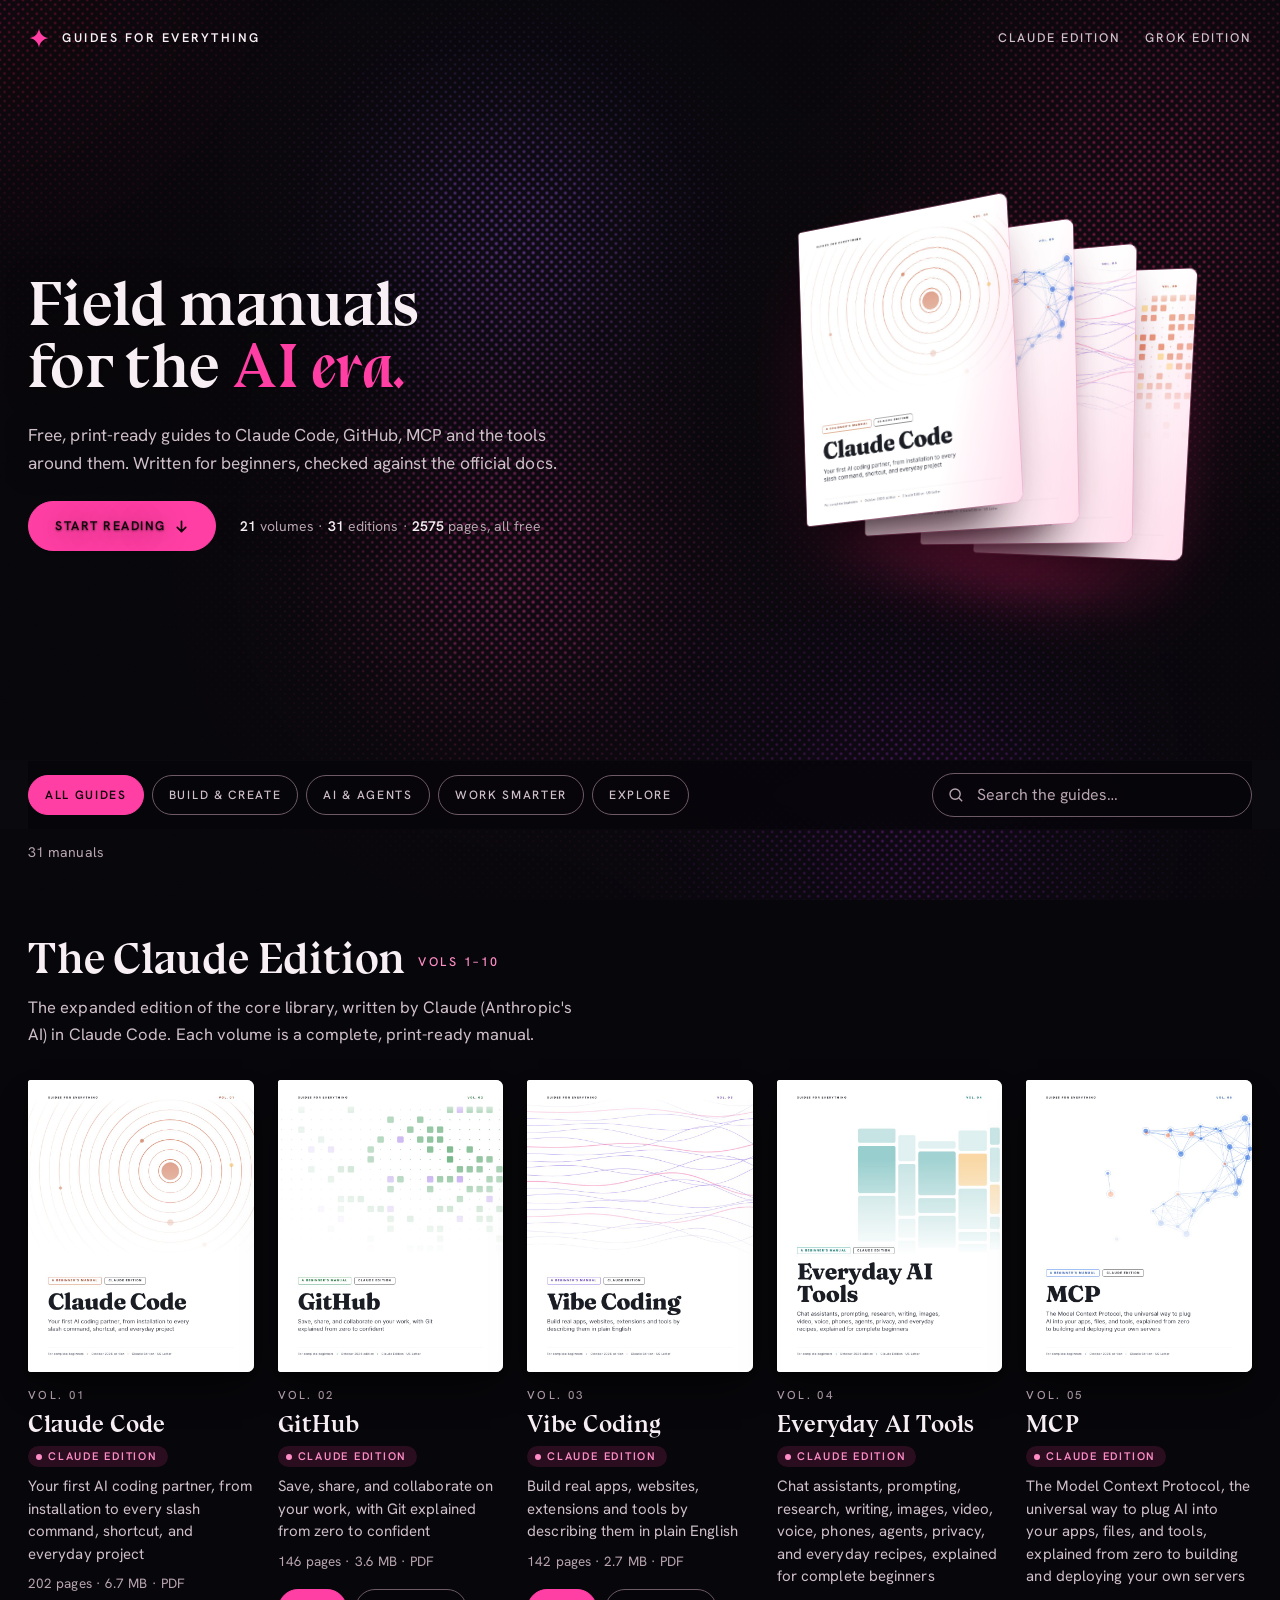
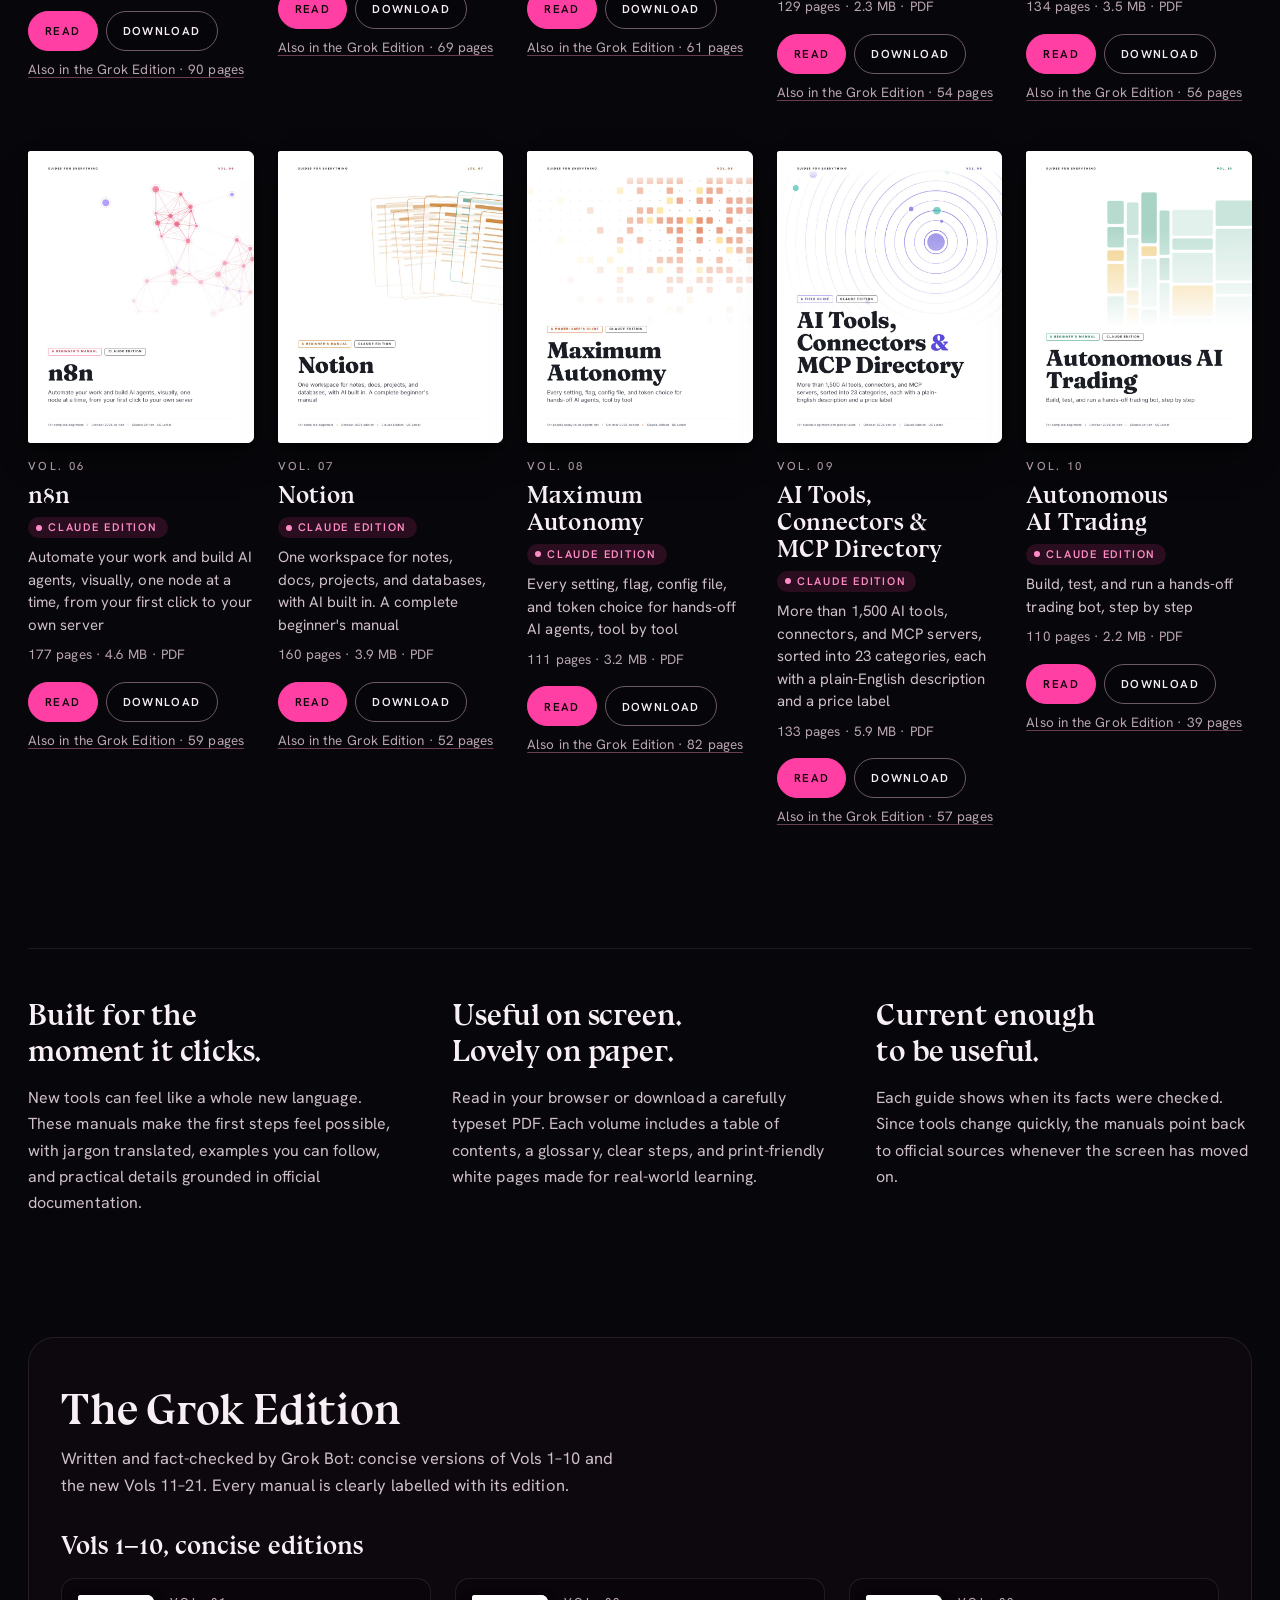
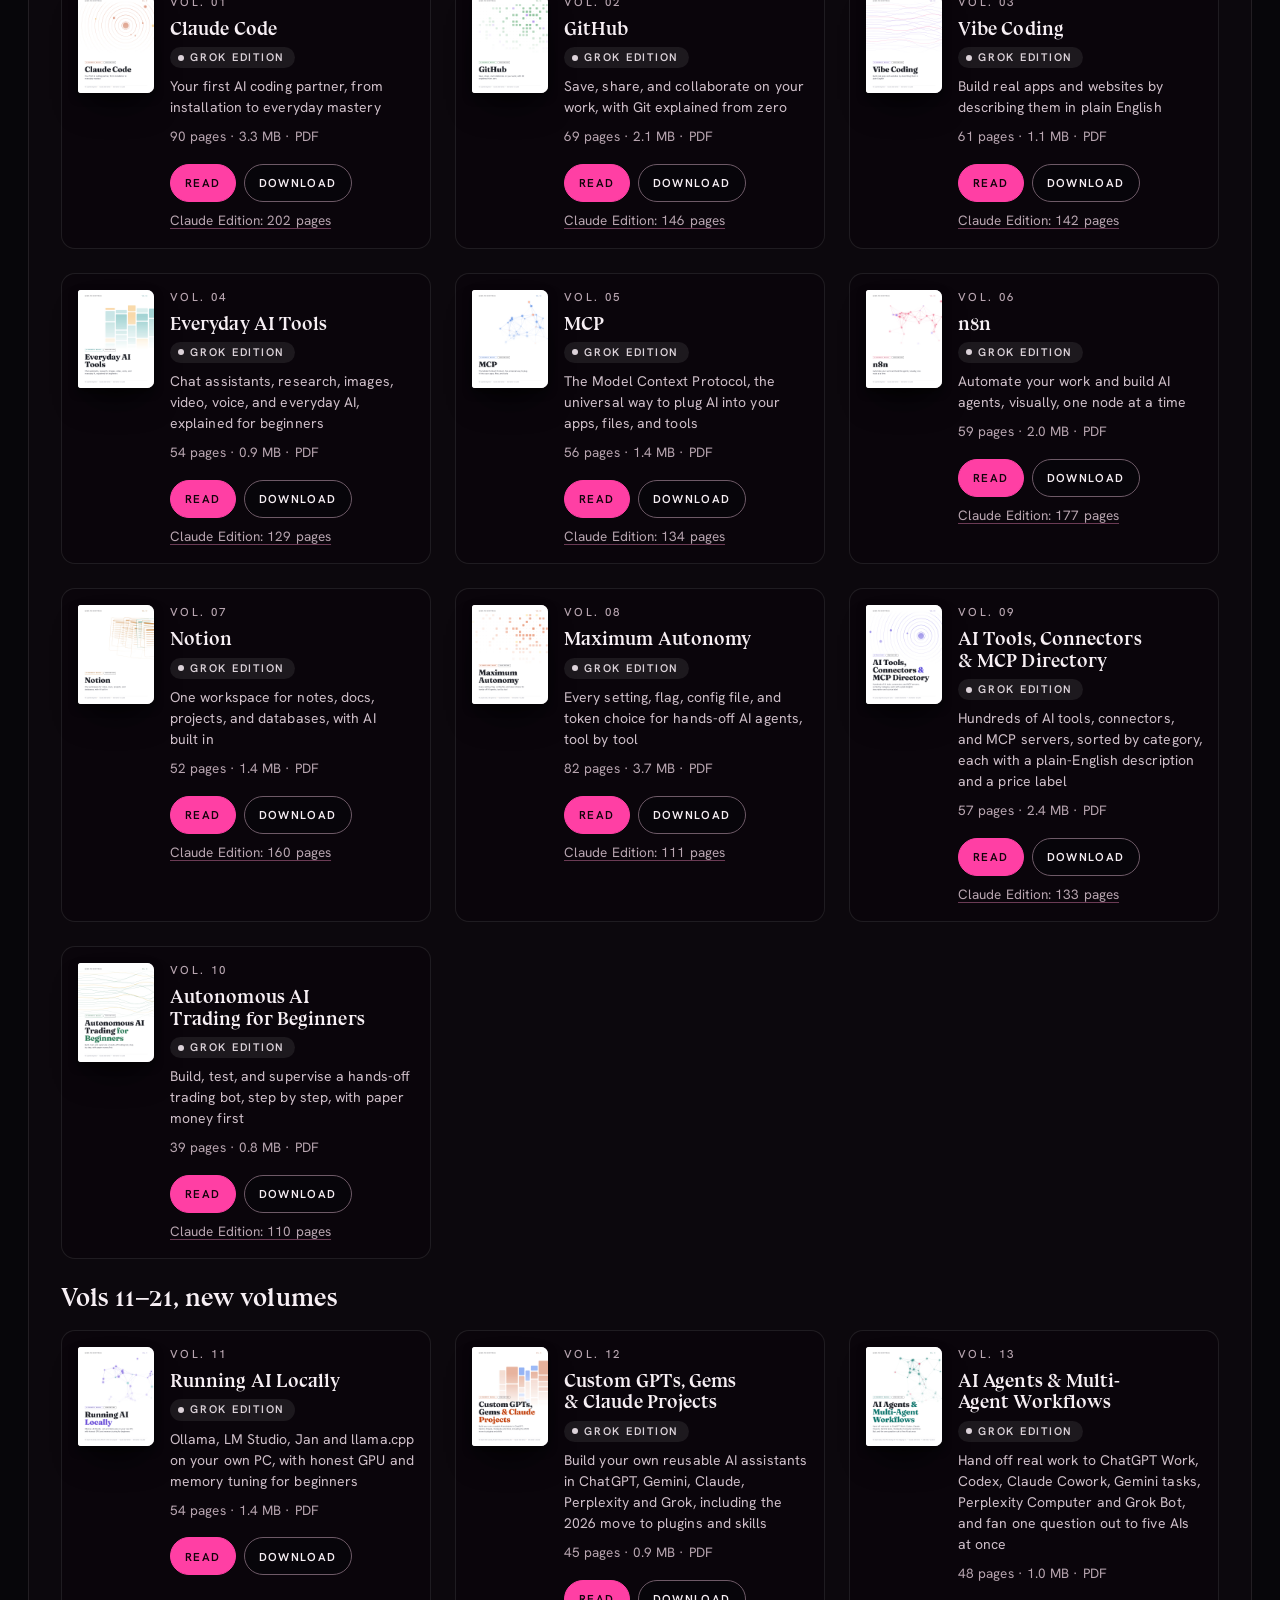
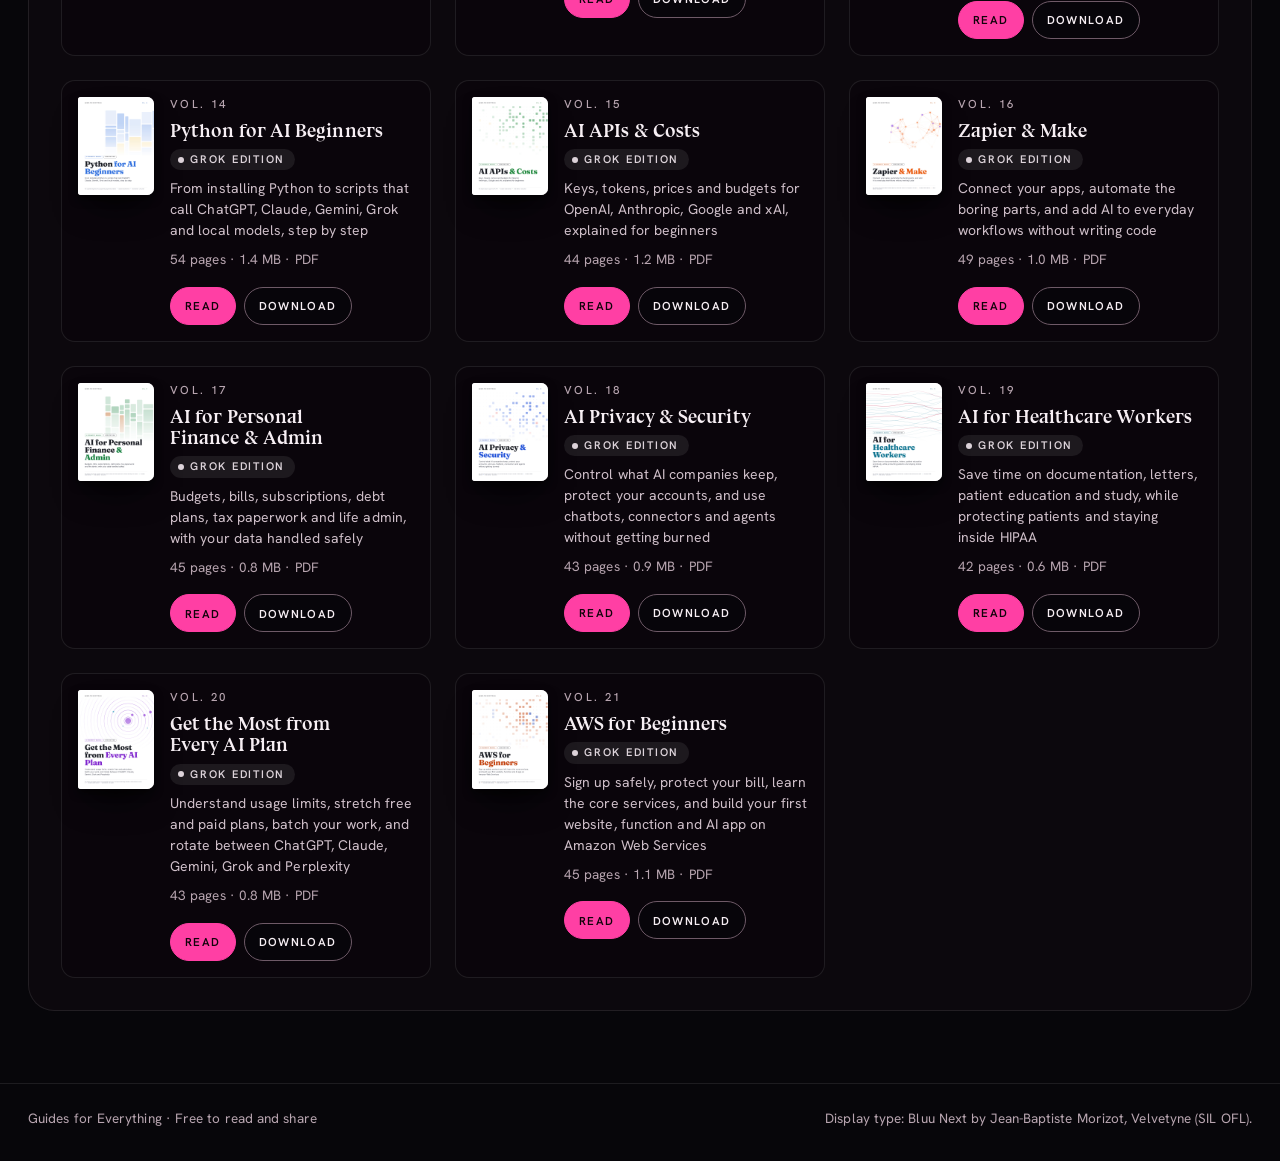
<file: index.html>
<!doctype html>
<html lang="en">
<head>
<meta charset="utf-8">
<meta name="viewport" content="width=device-width, initial-scale=1, viewport-fit=cover">
<title>Guides for Everything · Field manuals for the AI era</title>
<meta name="theme-color" content="#07060a">
<meta name="description" content="Free, print-ready beginner manuals for Claude Code, GitHub, vibe coding, AI tools, MCP, n8n, Notion and more. The Claude Edition of Vols 1–10 leads; the Grok Edition follows with concise versions and Vols 11–21.">
<link rel="preload" href="assets/fonts/BluuNext-Bold.woff2" as="font" type="font/woff2" crossorigin>
<link rel="preconnect" href="https://fonts.googleapis.com">
<link rel="preconnect" href="https://fonts.gstatic.com" crossorigin>
<link rel="stylesheet" href="https://fonts.googleapis.com/css2?family=Hanken+Grotesk:wght@400;500;600&display=swap">
<style>
/* Guides for Everything, v3. Generated by build.mjs from templates/site.html; edit the template, not index.html.
   Display: Bluu Next (Velvetyne, SIL OFL 1.1, self-hosted in assets/fonts). Text and labels: Hanken Grotesk.
   Near-black canvas, hot-pink accent, a halftone aurora flowing behind everything. */
@font-face { font-family: 'Bluu Next'; src: url(assets/fonts/BluuNext-Bold.woff2) format('woff2'); font-weight: 700; font-style: normal; font-display: swap; }
@font-face { font-family: 'Bluu Next'; src: url(assets/fonts/BluuNext-Bolditalic.woff2) format('woff2'); font-weight: 700; font-style: italic; font-display: swap; }
@font-face { font-family: 'Bluu Next Titling'; src: url(assets/fonts/BluuNext-Titling.woff2) format('woff2'); font-weight: 600; font-style: normal; font-display: swap; }
:root {
  color-scheme: dark;
  --ink-0: #07060a;            /* canvas */
  --glass: rgb(16 11 16 / .72);/* panels over the aurora */
  --glass-2: rgb(26 17 25 / .82);
  --line: rgb(255 255 255 / .09);
  --line-ctl: #6e5a67;         /* control outlines, 3:1+ on canvas */
  --text: #f7eff4;
  --text-2: #cfbfc9;
  --text-3: #b8a5b0;
  --pink: #ff3fa4;
  --pink-hot: #ff2e88;
  --pink-ink: #12030b;
  --pink-soft: #ff8cc6;
  --claude-bg: rgb(255 63 164 / .14);
  --grok-fg: #ddd3da; --grok-bg: rgb(255 255 255 / .08);
  --display: 'Bluu Next', 'Didot', 'Bodoni 72', Georgia, serif;
  --titling: 'Bluu Next Titling', 'Bluu Next', Georgia, serif;
  --body: 'Hanken Grotesk', 'Helvetica Neue', 'Segoe UI', system-ui, sans-serif;
  --r: 18px;
  --s1: 4px; --s2: 8px; --s3: 12px; --s4: 16px; --s5: 24px; --s6: 32px; --s7: 48px; --s8: 72px; --s9: 120px;
}
* { box-sizing: border-box; }
html { -webkit-text-size-adjust: 100%; scroll-behavior: smooth; scroll-padding-top: 24px; background: var(--ink-0); scrollbar-color: #3a2a34 var(--ink-0); }
body { margin: 0; min-height: 100vh; color: var(--text); background: transparent; font: 400 16.5px/1.6 var(--body); letter-spacing: .005em; caret-color: var(--pink); accent-color: var(--pink); -webkit-font-smoothing: antialiased; }
::selection { background: rgb(255 63 164 / .35); color: #fff; }
a { color: inherit; text-underline-offset: .22em; text-decoration-thickness: 1px; }
:focus-visible { outline: 2px solid var(--pink); outline-offset: 3px; border-radius: 6px; }
.wrap { max-width: 1280px; margin: 0 auto; padding-inline: max(28px, env(safe-area-inset-left, 0px)) max(28px, env(safe-area-inset-right, 0px)); }
.sr-only { position: absolute; width: 1px; height: 1px; padding: 0; margin: -1px; overflow: hidden; clip: rect(0,0,0,0); white-space: nowrap; border: 0; }
.skip-link { position: absolute; z-index: 10; top: 10px; left: 10px; padding: 12px 16px; border-radius: 10px; background: var(--pink); color: var(--pink-ink); font-weight: 600; transform: translateY(-160%); }
.skip-link:focus { transform: none; }

/* ------------------------------------------------------- the aurora */
.aurora { position: fixed; inset: 0; z-index: -2; pointer-events: none; background:
  radial-gradient(60vmax 45vmax at 80% 0%, rgb(255 46 136 / .30), transparent 60%),
  radial-gradient(55vmax 40vmax at 10% 60%, rgb(150 30 170 / .22), transparent 60%),
  radial-gradient(60vmax 40vmax at 70% 100%, rgb(170 20 60 / .22), transparent 60%),
  var(--ink-0); }
.aurora canvas { position: absolute; inset: 0; width: 100%; height: 100%; display: block; opacity: 0; transition: opacity 1.2s ease; }
.aurora canvas.on { opacity: 1; }
.grain { position: fixed; inset: 0; z-index: -1; pointer-events: none; opacity: .08; mix-blend-mode: overlay;
  background-image: url("data:image/svg+xml,%3Csvg xmlns='http://www.w3.org/2000/svg' width='220' height='220'%3E%3Cfilter id='n'%3E%3CfeTurbulence type='fractalNoise' baseFrequency='.85' numOctaves='2' stitchTiles='stitch'/%3E%3C/filter%3E%3Crect width='100%25' height='100%25' filter='url(%23n)'/%3E%3C/svg%3E"); }

/* ------------------------------------------------------------ masthead */
.topbar { display: flex; justify-content: space-between; align-items: center; gap: var(--s5); padding-block: var(--s5); }
.brand { display: inline-flex; align-items: center; gap: var(--s3); text-decoration: none; font: 600 12.5px/1 var(--body); letter-spacing: .2em; text-transform: uppercase; white-space: nowrap; }
.brand svg { width: 22px; height: 22px; flex: none; }
.top-nav { display: flex; gap: var(--s5); }
.top-link { color: var(--text-2); font: 500 12.5px/1 var(--body); letter-spacing: .16em; text-transform: uppercase; text-decoration: none; padding: var(--s2) 0; white-space: nowrap; }
.top-link:hover { color: var(--pink-soft); }

.hero { position: relative; display: grid; grid-template-columns: minmax(0, 1fr) minmax(0, 1fr); align-items: center; gap: clamp(32px, 5vw, 72px); min-height: min(76vh, 720px); padding-block: clamp(32px, 6vw, 80px) clamp(48px, 7vw, 96px); }
.hero-copy { display: grid; gap: var(--s5); max-width: 560px; text-shadow: 0 1px 2px rgb(7 6 10 / .55), 0 2px 24px rgb(7 6 10 / .6); }
h1 { margin: 0; font: 700 clamp(42px, 4.9vw, 72px)/1 var(--display); letter-spacing: -.01em; text-wrap: balance; }
h1 em { font-style: italic; color: var(--pink); }
.lede { margin: 0; max-width: 34em; font-size: clamp(17px, 1.35vw, 19px); line-height: 1.6; color: var(--text-2); text-wrap: pretty; }
.hero-actions { display: flex; align-items: center; gap: var(--s4) var(--s5); flex-wrap: wrap; }
.tally { margin: 0; color: var(--text-3); font-size: 14px; font-variant-numeric: tabular-nums; }
.tally b { color: var(--text); font-weight: 600; }

.btn { display: inline-flex; align-items: center; justify-content: center; gap: var(--s2); min-height: 44px; padding: 0 20px; border: 1px solid var(--line-ctl); border-radius: 999px; background: rgb(7 6 10 / .4); color: var(--text); font: 600 12.5px/1 var(--body); letter-spacing: .12em; text-transform: uppercase; text-decoration: none; transition: background .25s cubic-bezier(.16,1,.3,1), border-color .25s, color .25s, box-shadow .25s; }
.btn:hover { border-color: var(--pink-soft); color: #fff; }
.btn.primary { background: var(--pink); border-color: var(--pink); color: var(--pink-ink); }
.btn.primary:hover { background: #ff63b6; border-color: #ff63b6; box-shadow: 0 8px 28px -8px rgb(255 46 136 / .7); color: var(--pink-ink); }
.btn svg { width: 15px; height: 15px; }
.hero-actions .btn { min-height: 50px; padding-inline: 26px; }

/* hero visual A: a fanned stack of Claude covers in perspective */
.fan { position: relative; height: clamp(360px, 40vw, 540px); perspective: 1800px; }
.fan-stage { position: absolute; inset: 0; transform-style: preserve-3d; transform: rotateX(10deg) rotateY(-26deg); animation: sway 14s ease-in-out infinite alternate; }
.fan-card { position: absolute; top: 8%; left: 18%; width: 42%; aspect-ratio: 8.5/11; border-radius: 4px 9px 9px 4px; overflow: hidden; background: #fff;
  transform: translate3d(calc(var(--i) * 15%), calc(var(--i) * 3%), calc(var(--i) * -70px)) rotateZ(calc(var(--i) * 2.5deg - 3deg));
  box-shadow: 0 0 0 1px rgb(255 140 198 / .35), -12px 30px 50px -18px rgb(0 0 0 / .9), 0 40px 90px -30px rgb(255 46 136 / .45); }
.fan-card img { display: block; width: 100%; height: 100%; object-fit: cover; }
.fan-card::after { content: ''; position: absolute; inset: 0; background: linear-gradient(105deg, rgb(255 255 255 / .18), transparent 30%, transparent 70%, rgb(255 46 136 / .16)); }
@keyframes sway { from { transform: rotateX(10deg) rotateY(-30deg) translateY(4px); } to { transform: rotateX(7deg) rotateY(-20deg) translateY(-6px); } }

/* ------------------------------------------------------------- library */
.discovery { position: sticky; top: 0; z-index: 5; display: flex; justify-content: space-between; align-items: center; flex-wrap: wrap; gap: var(--s3) var(--s5); padding-block: var(--s3); background: rgb(7 6 10 / .82); -webkit-backdrop-filter: blur(14px); backdrop-filter: blur(14px); box-shadow: 0 0 0 100vmax rgb(7 6 10 / .82), 0 1px 0 100vmax var(--line); clip-path: inset(0 -100vmax); }
.filters { display: flex; gap: var(--s2); flex-wrap: wrap; }
.filter { min-height: 40px; padding: 0 16px; border: 1px solid var(--line-ctl); border-radius: 999px; background: transparent; color: var(--text-2); font: 500 12px/1 var(--body); letter-spacing: .14em; text-transform: uppercase; cursor: pointer; transition: border-color .2s, color .2s, background .2s; }
.filter:hover { color: #fff; border-color: var(--pink-soft); }
.filter[aria-pressed="true"] { color: var(--pink-ink); background: var(--pink); border-color: var(--pink); font-weight: 600; }
.search { position: relative; display: flex; align-items: center; width: min(100%, 320px); }
.search svg { position: absolute; left: 15px; width: 18px; height: 18px; color: var(--text-3); pointer-events: none; }
.search input { width: 100%; min-height: 44px; padding: 0 16px 0 44px; border: 1px solid var(--line-ctl); border-radius: 999px; background: rgb(7 6 10 / .6); color: var(--text); font: 400 16px/1 var(--body); }
.search input::placeholder { color: var(--text-3); opacity: 1; }
.search input:focus-visible { outline: 2px solid var(--pink); outline-offset: 2px; border-color: var(--pink); }
.results { min-height: 1.5em; margin: var(--s3) 0 0; color: var(--text-3); font-size: 14px; font-variant-numeric: tabular-nums; }

h2 { margin: 0; font: 700 clamp(30px, 3.4vw, 48px)/1.08 var(--display); letter-spacing: -.005em; text-wrap: balance; }
.h-range { display: inline-block; margin-left: .35em; vertical-align: .55em; color: var(--pink-soft); font: 500 12.5px/1 var(--body); letter-spacing: .2em; text-transform: uppercase; }
.edition-shelf { margin-top: var(--s8); }
.edition-shelf[hidden], .subshelf[hidden], .book[hidden] { display: none; }
.edition-head { display: grid; gap: var(--s3); margin-bottom: var(--s6); }
.shelf-note { margin: 0; max-width: 62ch; color: var(--text-2); font-size: 16.5px; line-height: 1.65; }
.shelf-title { margin: var(--s7) 0 var(--s4); font: 700 clamp(21px, 2vw, 26px)/1.2 var(--display); }
.shelf { list-style: none; margin: 0; padding: 0; display: grid; }

.edition-tag { display: inline-flex; align-items: center; gap: 6px; width: fit-content; margin: 0; padding: 3px 10px 3px 8px; border-radius: 999px; font: 600 11px/1.4 var(--body); letter-spacing: .16em; text-transform: uppercase; white-space: nowrap; }
.edition-tag::before { content: ''; width: 6px; height: 6px; border-radius: 50%; background: currentColor; }
.ed-claude .edition-tag { color: var(--pink-soft); background: var(--claude-bg); }
.ed-grok .edition-tag { color: var(--grok-fg); background: var(--grok-bg); }

.cover { display: block; position: relative; aspect-ratio: 8.5/11; border-radius: 3px 7px 7px 3px; overflow: hidden; background: #f4f0f2; box-shadow: 0 4px 8px rgb(0 0 0 / .5), 0 18px 34px -12px rgb(0 0 0 / .85); transition: transform .45s cubic-bezier(.16,1,.3,1), box-shadow .45s cubic-bezier(.16,1,.3,1); }
.cover img { display: block; width: 100%; height: 100%; object-fit: cover; }
.cover:hover { transform: translateY(-6px); box-shadow: 0 0 0 1px rgb(255 140 198 / .6), 0 10px 16px rgb(0 0 0 / .5), 0 26px 44px -16px rgb(0 0 0 / .9); }
.book { min-width: 0; }
.book-text { display: grid; gap: var(--s2); min-width: 0; align-content: start; }
.vol { margin: 0; color: var(--text-3); font: 500 11.5px/1.3 var(--body); letter-spacing: .2em; text-transform: uppercase; font-variant-numeric: tabular-nums; }
.book-title { margin: 0; font: 700 24px/1.12 var(--display); text-wrap: balance; }
.sub { margin: 0; color: var(--text-2); font-size: 15px; line-height: 1.5; text-wrap: pretty; }
.ed-note { margin: 0; color: var(--text-3); font-size: 13.5px; line-height: 1.5; }
.meta { margin: 0; color: var(--text-3); font-size: 13.5px; font-variant-numeric: tabular-nums; }
.actions { display: flex; gap: var(--s2); flex-wrap: wrap; margin-top: var(--s2); }
.actions .btn { min-height: 40px; padding-inline: 16px; font-size: 11.5px; }
.twin { width: fit-content; color: var(--text-3); font-size: 13.5px; text-decoration: underline; text-decoration-color: rgb(255 140 198 / .4); }
.twin:hover { color: var(--pink-soft); }

/* the Claude shelf: covers lead, five across */
.shelf-feature { grid-template-columns: repeat(5, minmax(0, 1fr)); gap: var(--s7) var(--s5); }
.book-feature { display: grid; gap: var(--s4); align-content: start; }
.book-feature .ed-note { display: none; }

/* the Grok shelf: compact rows on dark glass */
.grok-shelf { margin-top: var(--s9); padding: 48px 32px 32px; border: 1px solid var(--line); border-radius: 26px; background: var(--glass); -webkit-backdrop-filter: blur(18px); backdrop-filter: blur(18px); }
.grok-shelf .shelf-title:first-of-type { margin-top: var(--s5); }
.shelf-row { grid-template-columns: repeat(3, minmax(0, 1fr)); gap: var(--s5); }
.book-row { display: grid; grid-template-columns: 76px minmax(0, 1fr); gap: var(--s4); align-items: start; padding: var(--s4); border: 1px solid var(--line); border-radius: 14px; background: rgb(7 6 10 / .45); }
.book-row .book-title { font-size: 19px; }
.book-row .sub { font-size: 14px; }
.book-row .ed-note { display: none; }
.book-row .actions .btn { min-height: 38px; padding-inline: 14px; }

.empty { display: none; margin-top: var(--s5); padding: var(--s7) var(--s5); border: 1px dashed var(--line-ctl); border-radius: var(--r); color: var(--text-2); text-align: center; }
.empty.is-visible { display: block; }

/* ------------------------------------------------------------- notes */
.notes { display: grid; grid-template-columns: repeat(3, minmax(0, 1fr)); gap: var(--s6) var(--s7); margin-top: var(--s9); padding: 48px 0 0; border-top: 1px solid var(--line); }
.notes section { min-width: 0; }
.notes h2 { margin-bottom: var(--s4); font-size: 30px; line-height: 1.2; }
.notes p { margin: 0; color: var(--text-2); font-size: 16px; line-height: 1.65; max-width: 60ch; }
.foot { display: flex; justify-content: space-between; gap: var(--s3); flex-wrap: wrap; margin-top: var(--s8); padding-block: var(--s5) max(var(--s6), env(safe-area-inset-bottom, 0px)); border-top: 1px solid var(--line); color: var(--text-3); font-size: 13.5px; }
.foot p { margin: 0; }

/* ------------------------------------------------------------ responsive */
@media (max-width: 1180px) {
  .shelf-feature { grid-template-columns: repeat(4, minmax(0, 1fr)); }
  .shelf-row { grid-template-columns: repeat(2, minmax(0, 1fr)); }
}
@media (max-width: 900px) {
  .hero { grid-template-columns: minmax(0, 1fr); min-height: 0; padding-top: var(--s5); }
  .fan { height: clamp(300px, 60vw, 420px); max-width: 560px; width: 100%; justify-self: center; }
  .shelf-feature { grid-template-columns: repeat(3, minmax(0, 1fr)); }
  .notes { grid-template-columns: minmax(0, 1fr); }
}
@media (max-width: 640px) {
  .wrap { padding-inline: max(18px, env(safe-area-inset-left, 0px)) max(18px, env(safe-area-inset-right, 0px)); }
  .topbar { padding-block: var(--s4); }
  .brand, .top-link { font-size: 11px; letter-spacing: .15em; }
  .top-nav .tl-hide { display: none; }
  h1 { font-size: clamp(38px, 11vw, 48px); }
  .lede { font-size: 16.5px; }
  .fan { height: 270px; }
  .discovery { position: static; background: none; box-shadow: none; clip-path: none; -webkit-backdrop-filter: none; backdrop-filter: none; padding-block: 0; }
  .filters { flex-wrap: nowrap; overflow-x: auto; margin-inline: -18px; padding: 2px 18px 4px; width: calc(100% + 36px); scrollbar-width: none; }
  .filters::-webkit-scrollbar { display: none; }
  .filter { flex: none; }
  .search { width: 100%; }
  .shelf-feature { grid-template-columns: minmax(0, 1fr); gap: var(--s6); }
  .book-feature { grid-template-columns: 112px minmax(0, 1fr); gap: var(--s4); align-items: start; }
  .shelf-row { grid-template-columns: minmax(0, 1fr); gap: var(--s3); }
  .grok-shelf { margin-inline: -8px; padding-inline: 14px; border-radius: 20px; }
  .actions .btn { min-height: 44px; flex: 1 1 auto; }
}
@media (prefers-reduced-motion: reduce) {
  html { scroll-behavior: auto; }
  .fan-stage { animation: none; }
  *, *::before, *::after { transition-duration: .01ms !important; }
  .cover:hover { transform: none; }
}
</style>
</head>
<body>
<div class="aurora" aria-hidden="true"><canvas id="aurora"></canvas></div>
<div class="grain" aria-hidden="true"></div>
<a class="skip-link" href="#library">Skip to the guides</a>
<header class="wrap masthead">
  <nav class="topbar" aria-label="Main navigation">
    <a class="brand" href="#" aria-label="Guides for Everything home"><svg viewBox="0 0 24 24" aria-hidden="true"><path d="M12 1.5c.7 5.6 4.9 9.8 10.5 10.5-5.6.7-9.8 4.9-10.5 10.5C11.3 16.9 7.1 12.7 1.5 12 7.1 11.3 11.3 7.1 12 1.5Z" fill="#ff3fa4"/></svg><span>Guides for Everything</span></a>
    <div class="top-nav"><a class="top-link" href="#claude-title">Claude Edition</a><a class="top-link tl-hide" href="#grok-title">Grok Edition</a></div>
  </nav>
  <div class="hero">
    <div class="hero-copy">
      <h1>Field manuals for the <em>AI&nbsp;era.</em></h1>
      <p class="lede">Free, print-ready guides to Claude Code, GitHub, MCP and the tools around them. Written for beginners, checked against the official docs.</p>
      <div class="hero-actions">
        <a class="btn primary" href="#library">Start reading <svg viewBox="0 0 16 16" fill="none" stroke="currentColor" stroke-width="1.8" stroke-linecap="round" stroke-linejoin="round" aria-hidden="true"><path d="M8 2.5v11M3.5 9 8 13.5 12.5 9"/></svg></a>
        <p class="tally"><b>21</b> volumes · <b>31</b> editions · <b>2575</b> pages, all free</p>
      </div>
    </div>
    <div class="fan" aria-hidden="true">
      <div class="fan-stage">
        <div class="fan-card" style="--i:0"><img src="output/covers/claude-code.jpg" alt="" width="816" height="1056"></div>
        <div class="fan-card" style="--i:1"><img src="output/covers/mcp.jpg" alt="" width="816" height="1056"></div>
        <div class="fan-card" style="--i:2"><img src="output/covers/vibe-coding.jpg" alt="" width="816" height="1056"></div>
        <div class="fan-card" style="--i:3"><img src="output/covers/maximum-autonomy.jpg" alt="" width="816" height="1056"></div>
      </div>
    </div>
  </div>
</header>

<main class="wrap" id="library">
  <div class="discovery">
    <div class="filters" role="group" aria-label="Filter manuals by topic">
<button class="filter" type="button" data-filter="all" aria-pressed="true">All guides</button>
<button class="filter" type="button" data-filter="Build &amp; create" aria-pressed="false">Build &amp; create</button>
<button class="filter" type="button" data-filter="AI &amp; agents" aria-pressed="false">AI &amp; agents</button>
<button class="filter" type="button" data-filter="Work smarter" aria-pressed="false">Work smarter</button>
<button class="filter" type="button" data-filter="Explore" aria-pressed="false">Explore</button>
    </div>
    <label class="search">
      <span class="sr-only">Search guides</span>
      <svg viewBox="0 0 24 24" fill="none" stroke="currentColor" stroke-width="1.8" aria-hidden="true"><circle cx="10.8" cy="10.8" r="6.8"></circle><path d="m16 16 4.2 4.2"></path></svg>
      <input id="guide-search" type="search" placeholder="Search the guides…" autocomplete="off">
    </label>
  </div>
  <p class="results" id="guide-results" role="status" aria-live="polite"></p>
<section class="edition-shelf claude-shelf" data-shelf aria-labelledby="claude-title">
  <div class="edition-head">
    <h2 id="claude-title">The Claude Edition <span class="h-range">Vols 1–10</span></h2>
    <p class="shelf-note">The expanded edition of the core library, written by Claude (Anthropic's AI) in Claude Code. Each volume is a complete, print-ready manual.</p>
  </div>
  <ol class="shelf shelf-feature">
<li class="book book-feature ed-claude" id="ed-claude-code" style="--book: #C8603C" data-topic="Build &amp; create" data-search="claude code your first ai coding partner, from installation to every slash command, shortcut, and everyday project build &amp; create claude edition vol 1">
  <a class="cover" href="output/claude-code.pdf" aria-label="Open Claude Code (Claude Edition) (PDF)"><img src="output/covers/claude-code.jpg" alt="Cover of Claude Code (Claude Edition)" width="816" height="1056" decoding="async"></a>
  <div class="book-text">
    <p class="vol">Vol. 01</p>
    <h3 class="book-title">Claude Code</h3>
    <p class="edition-tag">Claude Edition</p>
    <p class="sub">Your first AI coding partner, from installation to every slash command, shortcut, and everyday project</p>
    <p class="ed-note">Expanded edition written by Claude (Anthropic's AI) in Claude Code and published in GuidesForEverything PR #4.</p>
    <p class="meta">202 pages · 6.7 MB · PDF</p>
    <div class="actions">
      <a class="btn primary" href="output/claude-code.pdf">Read<span class="sr-only"> Claude Code (Claude Edition)</span></a>
      <a class="btn" href="output/claude-code.pdf" download>Download<span class="sr-only"> Claude Code (Claude Edition)</span></a>
    </div>
    <a class="twin" href="#ed-claude-code-grok">Also in the Grok Edition · 90 pages</a>
  </div>
</li>
<li class="book book-feature ed-claude" id="ed-github" style="--book: #1F883D" data-topic="Build &amp; create" data-search="github save, share, and collaborate on your work, with git explained from zero to confident build &amp; create claude edition vol 2">
  <a class="cover" href="output/github.pdf" aria-label="Open GitHub (Claude Edition) (PDF)"><img src="output/covers/github.jpg" alt="Cover of GitHub (Claude Edition)" width="816" height="1056" decoding="async"></a>
  <div class="book-text">
    <p class="vol">Vol. 02</p>
    <h3 class="book-title">GitHub</h3>
    <p class="edition-tag">Claude Edition</p>
    <p class="sub">Save, share, and collaborate on your work, with Git explained from zero to confident</p>
    <p class="ed-note">Expanded edition written by Claude (Anthropic's AI) in Claude Code and published in GuidesForEverything PR #4.</p>
    <p class="meta">146 pages · 3.6 MB · PDF</p>
    <div class="actions">
      <a class="btn primary" href="output/github.pdf">Read<span class="sr-only"> GitHub (Claude Edition)</span></a>
      <a class="btn" href="output/github.pdf" download>Download<span class="sr-only"> GitHub (Claude Edition)</span></a>
    </div>
    <a class="twin" href="#ed-github-grok">Also in the Grok Edition · 69 pages</a>
  </div>
</li>
<li class="book book-feature ed-claude" id="ed-vibe-coding" style="--book: #7C4DDB" data-topic="Build &amp; create" data-search="vibe coding build real apps, websites, extensions and tools by describing them in plain english build &amp; create claude edition vol 3">
  <a class="cover" href="output/vibe-coding.pdf" aria-label="Open Vibe Coding (Claude Edition) (PDF)"><img src="output/covers/vibe-coding.jpg" alt="Cover of Vibe Coding (Claude Edition)" width="816" height="1056" decoding="async"></a>
  <div class="book-text">
    <p class="vol">Vol. 03</p>
    <h3 class="book-title">Vibe Coding</h3>
    <p class="edition-tag">Claude Edition</p>
    <p class="sub">Build real apps, websites, extensions and tools by describing them in plain English</p>
    <p class="ed-note">Expanded edition written by Claude (Anthropic's AI) in Claude Code and published in GuidesForEverything PR #4.</p>
    <p class="meta">142 pages · 2.7 MB · PDF</p>
    <div class="actions">
      <a class="btn primary" href="output/vibe-coding.pdf">Read<span class="sr-only"> Vibe Coding (Claude Edition)</span></a>
      <a class="btn" href="output/vibe-coding.pdf" download>Download<span class="sr-only"> Vibe Coding (Claude Edition)</span></a>
    </div>
    <a class="twin" href="#ed-vibe-coding-grok">Also in the Grok Edition · 61 pages</a>
  </div>
</li>
<li class="book book-feature ed-claude" id="ed-ai-tools" style="--book: #0B8A8A" data-topic="AI &amp; agents" data-search="everyday ai tools chat assistants, prompting, research, writing, images, video, voice, phones, agents, privacy, and everyday recipes, explained for complete beginners ai &amp; agents claude edition vol 4">
  <a class="cover" href="output/ai-tools.pdf" aria-label="Open Everyday AI Tools (Claude Edition) (PDF)"><img src="output/covers/ai-tools.jpg" alt="Cover of Everyday AI Tools (Claude Edition)" width="816" height="1056" decoding="async"></a>
  <div class="book-text">
    <p class="vol">Vol. 04</p>
    <h3 class="book-title">Everyday AI Tools</h3>
    <p class="edition-tag">Claude Edition</p>
    <p class="sub">Chat assistants, prompting, research, writing, images, video, voice, phones, agents, privacy, and everyday recipes, explained for complete beginners</p>
    <p class="ed-note">Expanded edition written by Claude (Anthropic's AI) in Claude Code and published in GuidesForEverything PR #4.</p>
    <p class="meta">129 pages · 2.3 MB · PDF</p>
    <div class="actions">
      <a class="btn primary" href="output/ai-tools.pdf">Read<span class="sr-only"> Everyday AI Tools (Claude Edition)</span></a>
      <a class="btn" href="output/ai-tools.pdf" download>Download<span class="sr-only"> Everyday AI Tools (Claude Edition)</span></a>
    </div>
    <a class="twin" href="#ed-ai-tools-grok">Also in the Grok Edition · 54 pages</a>
  </div>
</li>
<li class="book book-feature ed-claude" id="ed-mcp" style="--book: #2F6FDE" data-topic="AI &amp; agents" data-search="mcp the model context protocol, the universal way to plug ai into your apps, files, and tools, explained from zero to building and deploying your own servers ai &amp; agents claude edition vol 5">
  <a class="cover" href="output/mcp.pdf" aria-label="Open MCP (Claude Edition) (PDF)"><img src="output/covers/mcp.jpg" alt="Cover of MCP (Claude Edition)" width="816" height="1056" decoding="async"></a>
  <div class="book-text">
    <p class="vol">Vol. 05</p>
    <h3 class="book-title">MCP</h3>
    <p class="edition-tag">Claude Edition</p>
    <p class="sub">The Model Context Protocol, the universal way to plug AI into your apps, files, and tools, explained from zero to building and deploying your own servers</p>
    <p class="ed-note">Expanded edition written by Claude (Anthropic's AI) in Claude Code and published in GuidesForEverything PR #4.</p>
    <p class="meta">134 pages · 3.5 MB · PDF</p>
    <div class="actions">
      <a class="btn primary" href="output/mcp.pdf">Read<span class="sr-only"> MCP (Claude Edition)</span></a>
      <a class="btn" href="output/mcp.pdf" download>Download<span class="sr-only"> MCP (Claude Edition)</span></a>
    </div>
    <a class="twin" href="#ed-mcp-grok">Also in the Grok Edition · 56 pages</a>
  </div>
</li>
<li class="book book-feature ed-claude" id="ed-n8n" style="--book: #E8456B" data-topic="Work smarter" data-search="n8n automate your work and build ai agents, visually, one node at a time, from your first click to your own server work smarter claude edition vol 6">
  <a class="cover" href="output/n8n.pdf" aria-label="Open n8n (Claude Edition) (PDF)"><img src="output/covers/n8n.jpg" alt="Cover of n8n (Claude Edition)" width="816" height="1056" decoding="async"></a>
  <div class="book-text">
    <p class="vol">Vol. 06</p>
    <h3 class="book-title">n8n</h3>
    <p class="edition-tag">Claude Edition</p>
    <p class="sub">Automate your work and build AI agents, visually, one node at a time, from your first click to your own server</p>
    <p class="ed-note">Expanded edition written by Claude (Anthropic's AI) in Claude Code and published in GuidesForEverything PR #4.</p>
    <p class="meta">177 pages · 4.6 MB · PDF</p>
    <div class="actions">
      <a class="btn primary" href="output/n8n.pdf">Read<span class="sr-only"> n8n (Claude Edition)</span></a>
      <a class="btn" href="output/n8n.pdf" download>Download<span class="sr-only"> n8n (Claude Edition)</span></a>
    </div>
    <a class="twin" href="#ed-n8n-grok">Also in the Grok Edition · 59 pages</a>
  </div>
</li>
<li class="book book-feature ed-claude" id="ed-notion" style="--book: #C2711B" data-topic="Work smarter" data-search="notion one workspace for notes, docs, projects, and databases, with ai built in. a complete beginner's manual work smarter claude edition vol 7">
  <a class="cover" href="output/notion.pdf" aria-label="Open Notion (Claude Edition) (PDF)"><img src="output/covers/notion.jpg" alt="Cover of Notion (Claude Edition)" width="816" height="1056" decoding="async"></a>
  <div class="book-text">
    <p class="vol">Vol. 07</p>
    <h3 class="book-title">Notion</h3>
    <p class="edition-tag">Claude Edition</p>
    <p class="sub">One workspace for notes, docs, projects, and databases, with AI built in. A complete beginner's manual</p>
    <p class="ed-note">Expanded edition written by Claude (Anthropic's AI) in Claude Code and published in GuidesForEverything PR #4.</p>
    <p class="meta">160 pages · 3.9 MB · PDF</p>
    <div class="actions">
      <a class="btn primary" href="output/notion.pdf">Read<span class="sr-only"> Notion (Claude Edition)</span></a>
      <a class="btn" href="output/notion.pdf" download>Download<span class="sr-only"> Notion (Claude Edition)</span></a>
    </div>
    <a class="twin" href="#ed-notion-grok">Also in the Grok Edition · 52 pages</a>
  </div>
</li>
<li class="book book-feature ed-claude" id="ed-maximum-autonomy" style="--book: #D9480F" data-topic="AI &amp; agents" data-search="maximum autonomy every setting, flag, config file, and token choice for hands-off ai agents, tool by tool ai &amp; agents claude edition vol 8">
  <a class="cover" href="output/maximum-autonomy.pdf" aria-label="Open Maximum Autonomy (Claude Edition) (PDF)"><img src="output/covers/maximum-autonomy.jpg" alt="Cover of Maximum Autonomy (Claude Edition)" width="816" height="1056" decoding="async"></a>
  <div class="book-text">
    <p class="vol">Vol. 08</p>
    <h3 class="book-title">Maximum Autonomy</h3>
    <p class="edition-tag">Claude Edition</p>
    <p class="sub">Every setting, flag, config file, and token choice for hands-off AI agents, tool by tool</p>
    <p class="ed-note">Expanded edition written by Claude (Anthropic's AI) in Claude Code and published in GuidesForEverything PR #4.</p>
    <p class="meta">111 pages · 3.2 MB · PDF</p>
    <div class="actions">
      <a class="btn primary" href="output/maximum-autonomy.pdf">Read<span class="sr-only"> Maximum Autonomy (Claude Edition)</span></a>
      <a class="btn" href="output/maximum-autonomy.pdf" download>Download<span class="sr-only"> Maximum Autonomy (Claude Edition)</span></a>
    </div>
    <a class="twin" href="#ed-maximum-autonomy-grok">Also in the Grok Edition · 82 pages</a>
  </div>
</li>
<li class="book book-feature ed-claude" id="ed-ai-tools-directory" style="--book: #5B4BDB" data-topic="AI &amp; agents" data-search="ai tools, connectors &amp; mcp directory more than 1,500 ai tools, connectors, and mcp servers, sorted into 23 categories, each with a plain-english description and a price label ai &amp; agents claude edition vol 9">
  <a class="cover" href="output/ai-tools-directory.pdf" aria-label="Open AI Tools, Connectors &amp; MCP Directory (Claude Edition) (PDF)"><img src="output/covers/ai-tools-directory.jpg" alt="Cover of AI Tools, Connectors &amp; MCP Directory (Claude Edition)" width="816" height="1056" decoding="async"></a>
  <div class="book-text">
    <p class="vol">Vol. 09</p>
    <h3 class="book-title">AI Tools, Connectors &amp; MCP Directory</h3>
    <p class="edition-tag">Claude Edition</p>
    <p class="sub">More than 1,500 AI tools, connectors, and MCP servers, sorted into 23 categories, each with a plain-English description and a price label</p>
    <p class="ed-note">Expanded edition written by Claude (Anthropic's AI) in Claude Code and published in GuidesForEverything PR #4.</p>
    <p class="meta">133 pages · 5.9 MB · PDF</p>
    <div class="actions">
      <a class="btn primary" href="output/ai-tools-directory.pdf">Read<span class="sr-only"> AI Tools, Connectors &amp; MCP Directory (Claude Edition)</span></a>
      <a class="btn" href="output/ai-tools-directory.pdf" download>Download<span class="sr-only"> AI Tools, Connectors &amp; MCP Directory (Claude Edition)</span></a>
    </div>
    <a class="twin" href="#ed-ai-tools-directory-grok">Also in the Grok Edition · 57 pages</a>
  </div>
</li>
<li class="book book-feature ed-claude" id="ed-ai-trading" style="--book: #0F8A5F" data-topic="Explore" data-search="autonomous ai trading build, test, and run a hands-off trading bot, step by step explore claude edition vol 10">
  <a class="cover" href="output/ai-trading.pdf" aria-label="Open Autonomous AI Trading (Claude Edition) (PDF)"><img src="output/covers/ai-trading.jpg" alt="Cover of Autonomous AI Trading (Claude Edition)" width="816" height="1056" decoding="async"></a>
  <div class="book-text">
    <p class="vol">Vol. 10</p>
    <h3 class="book-title">Autonomous AI Trading</h3>
    <p class="edition-tag">Claude Edition</p>
    <p class="sub">Build, test, and run a hands-off trading bot, step by step</p>
    <p class="ed-note">Expanded edition written by Claude (Anthropic's AI) in Claude Code and published in GuidesForEverything PR #4.</p>
    <p class="meta">110 pages · 2.2 MB · PDF</p>
    <div class="actions">
      <a class="btn primary" href="output/ai-trading.pdf">Read<span class="sr-only"> Autonomous AI Trading (Claude Edition)</span></a>
      <a class="btn" href="output/ai-trading.pdf" download>Download<span class="sr-only"> Autonomous AI Trading (Claude Edition)</span></a>
    </div>
    <a class="twin" href="#ed-ai-trading-grok">Also in the Grok Edition · 39 pages</a>
  </div>
</li>
  </ol>
</section>
  <p class="empty" id="guide-empty">No guides match that search yet. Try another title or topic.</p>

  <section class="notes" id="about" aria-labelledby="about-title">
    <section>
      <h2 id="about-title">Built for the moment it clicks.</h2>
      <p>New tools can feel like a whole new language. These manuals make the first steps feel possible, with jargon translated, examples you can follow, and practical details grounded in official documentation.</p>
    </section>
    <section>
      <h2>Useful on screen. Lovely on paper.</h2>
      <p>Read in your browser or download a carefully typeset PDF. Each volume includes a table of contents, a glossary, clear steps, and print-friendly white pages made for real-world learning.</p>
    </section>
    <section>
      <h2>Current enough to be useful.</h2>
      <p>Each guide shows when its facts were checked. Since tools change quickly, the manuals point back to official sources whenever the screen has moved on.</p>
    </section>
  </section>

<section class="edition-shelf grok-shelf" data-shelf aria-labelledby="grok-title">
  <div class="edition-head">
    <h2 id="grok-title">The Grok Edition</h2>
    <p class="shelf-note">Written and fact-checked by Grok Bot: concise versions of Vols 1–10 and the new Vols 11–21. Every manual is clearly labelled with its edition.</p>
  </div>
  <div class="subshelf" data-shelf><h3 class="shelf-title">Vols 1–10, concise editions</h3>
  <ol class="shelf shelf-row">
<li class="book book-row ed-grok" id="ed-claude-code-grok" style="--book: #C8603C" data-topic="Build &amp; create" data-search="claude code your first ai coding partner, from installation to everyday mastery build &amp; create grok edition vol 1">
  <a class="cover" href="output/claude-code-grok.pdf" aria-label="Open Claude Code (Grok Edition) (PDF)"><img src="output/covers/claude-code-grok.jpg" alt="Cover of Claude Code (Grok Edition)" width="816" height="1056" decoding="async"></a>
  <div class="book-text">
    <p class="vol">Vol. 01</p>
    <h4 class="book-title">Claude Code</h4>
    <p class="edition-tag">Grok Edition</p>
    <p class="sub">Your first AI coding partner, from installation to everyday mastery</p>
    <p class="ed-note">Concise edition, revised and fact-checked by Grok Bot in GrokAllManualsV1.</p>
    <p class="meta">90 pages · 3.3 MB · PDF</p>
    <div class="actions">
      <a class="btn primary" href="output/claude-code-grok.pdf">Read<span class="sr-only"> Claude Code (Grok Edition)</span></a>
      <a class="btn" href="output/claude-code-grok.pdf" download>Download<span class="sr-only"> Claude Code (Grok Edition)</span></a>
    </div>
    <a class="twin" href="#ed-claude-code">Claude Edition: 202 pages</a>
  </div>
</li>
<li class="book book-row ed-grok" id="ed-github-grok" style="--book: #1F883D" data-topic="Build &amp; create" data-search="github save, share, and collaborate on your work, with git explained from zero build &amp; create grok edition vol 2">
  <a class="cover" href="output/github-grok.pdf" aria-label="Open GitHub (Grok Edition) (PDF)"><img src="output/covers/github-grok.jpg" alt="Cover of GitHub (Grok Edition)" width="816" height="1056" decoding="async"></a>
  <div class="book-text">
    <p class="vol">Vol. 02</p>
    <h4 class="book-title">GitHub</h4>
    <p class="edition-tag">Grok Edition</p>
    <p class="sub">Save, share, and collaborate on your work, with Git explained from zero</p>
    <p class="ed-note">Concise edition, revised and fact-checked by Grok Bot in GrokAllManualsV1.</p>
    <p class="meta">69 pages · 2.1 MB · PDF</p>
    <div class="actions">
      <a class="btn primary" href="output/github-grok.pdf">Read<span class="sr-only"> GitHub (Grok Edition)</span></a>
      <a class="btn" href="output/github-grok.pdf" download>Download<span class="sr-only"> GitHub (Grok Edition)</span></a>
    </div>
    <a class="twin" href="#ed-github">Claude Edition: 146 pages</a>
  </div>
</li>
<li class="book book-row ed-grok" id="ed-vibe-coding-grok" style="--book: #7C4DDB" data-topic="Build &amp; create" data-search="vibe coding build real apps and websites by describing them in plain english build &amp; create grok edition vol 3">
  <a class="cover" href="output/vibe-coding-grok.pdf" aria-label="Open Vibe Coding (Grok Edition) (PDF)"><img src="output/covers/vibe-coding-grok.jpg" alt="Cover of Vibe Coding (Grok Edition)" width="816" height="1056" decoding="async"></a>
  <div class="book-text">
    <p class="vol">Vol. 03</p>
    <h4 class="book-title">Vibe Coding</h4>
    <p class="edition-tag">Grok Edition</p>
    <p class="sub">Build real apps and websites by describing them in plain English</p>
    <p class="ed-note">Concise edition, revised and fact-checked by Grok Bot in GrokAllManualsV1.</p>
    <p class="meta">61 pages · 1.1 MB · PDF</p>
    <div class="actions">
      <a class="btn primary" href="output/vibe-coding-grok.pdf">Read<span class="sr-only"> Vibe Coding (Grok Edition)</span></a>
      <a class="btn" href="output/vibe-coding-grok.pdf" download>Download<span class="sr-only"> Vibe Coding (Grok Edition)</span></a>
    </div>
    <a class="twin" href="#ed-vibe-coding">Claude Edition: 142 pages</a>
  </div>
</li>
<li class="book book-row ed-grok" id="ed-ai-tools-grok" style="--book: #0B8A8A" data-topic="AI &amp; agents" data-search="everyday ai tools chat assistants, research, images, video, voice, and everyday ai, explained for beginners ai &amp; agents grok edition vol 4">
  <a class="cover" href="output/ai-tools-grok.pdf" aria-label="Open Everyday AI Tools (Grok Edition) (PDF)"><img src="output/covers/ai-tools-grok.jpg" alt="Cover of Everyday AI Tools (Grok Edition)" width="816" height="1056" decoding="async"></a>
  <div class="book-text">
    <p class="vol">Vol. 04</p>
    <h4 class="book-title">Everyday AI Tools</h4>
    <p class="edition-tag">Grok Edition</p>
    <p class="sub">Chat assistants, research, images, video, voice, and everyday AI, explained for beginners</p>
    <p class="ed-note">Concise edition, revised and fact-checked by Grok Bot in GrokAllManualsV1.</p>
    <p class="meta">54 pages · 0.9 MB · PDF</p>
    <div class="actions">
      <a class="btn primary" href="output/ai-tools-grok.pdf">Read<span class="sr-only"> Everyday AI Tools (Grok Edition)</span></a>
      <a class="btn" href="output/ai-tools-grok.pdf" download>Download<span class="sr-only"> Everyday AI Tools (Grok Edition)</span></a>
    </div>
    <a class="twin" href="#ed-ai-tools">Claude Edition: 129 pages</a>
  </div>
</li>
<li class="book book-row ed-grok" id="ed-mcp-grok" style="--book: #2F6FDE" data-topic="AI &amp; agents" data-search="mcp the model context protocol, the universal way to plug ai into your apps, files, and tools ai &amp; agents grok edition vol 5">
  <a class="cover" href="output/mcp-grok.pdf" aria-label="Open MCP (Grok Edition) (PDF)"><img src="output/covers/mcp-grok.jpg" alt="Cover of MCP (Grok Edition)" width="816" height="1056" decoding="async"></a>
  <div class="book-text">
    <p class="vol">Vol. 05</p>
    <h4 class="book-title">MCP</h4>
    <p class="edition-tag">Grok Edition</p>
    <p class="sub">The Model Context Protocol, the universal way to plug AI into your apps, files, and tools</p>
    <p class="ed-note">Concise edition, revised and fact-checked by Grok Bot in GrokAllManualsV1.</p>
    <p class="meta">56 pages · 1.4 MB · PDF</p>
    <div class="actions">
      <a class="btn primary" href="output/mcp-grok.pdf">Read<span class="sr-only"> MCP (Grok Edition)</span></a>
      <a class="btn" href="output/mcp-grok.pdf" download>Download<span class="sr-only"> MCP (Grok Edition)</span></a>
    </div>
    <a class="twin" href="#ed-mcp">Claude Edition: 134 pages</a>
  </div>
</li>
<li class="book book-row ed-grok" id="ed-n8n-grok" style="--book: #E8456B" data-topic="Work smarter" data-search="n8n automate your work and build ai agents, visually, one node at a time work smarter grok edition vol 6">
  <a class="cover" href="output/n8n-grok.pdf" aria-label="Open n8n (Grok Edition) (PDF)"><img src="output/covers/n8n-grok.jpg" alt="Cover of n8n (Grok Edition)" width="816" height="1056" decoding="async"></a>
  <div class="book-text">
    <p class="vol">Vol. 06</p>
    <h4 class="book-title">n8n</h4>
    <p class="edition-tag">Grok Edition</p>
    <p class="sub">Automate your work and build AI agents, visually, one node at a time</p>
    <p class="ed-note">Concise edition, revised and fact-checked by Grok Bot in GrokAllManualsV1.</p>
    <p class="meta">59 pages · 2.0 MB · PDF</p>
    <div class="actions">
      <a class="btn primary" href="output/n8n-grok.pdf">Read<span class="sr-only"> n8n (Grok Edition)</span></a>
      <a class="btn" href="output/n8n-grok.pdf" download>Download<span class="sr-only"> n8n (Grok Edition)</span></a>
    </div>
    <a class="twin" href="#ed-n8n">Claude Edition: 177 pages</a>
  </div>
</li>
<li class="book book-row ed-grok" id="ed-notion-grok" style="--book: #C2711B" data-topic="Work smarter" data-search="notion one workspace for notes, docs, projects, and databases, with ai built in work smarter grok edition vol 7">
  <a class="cover" href="output/notion-grok.pdf" aria-label="Open Notion (Grok Edition) (PDF)"><img src="output/covers/notion-grok.jpg" alt="Cover of Notion (Grok Edition)" width="816" height="1056" decoding="async"></a>
  <div class="book-text">
    <p class="vol">Vol. 07</p>
    <h4 class="book-title">Notion</h4>
    <p class="edition-tag">Grok Edition</p>
    <p class="sub">One workspace for notes, docs, projects, and databases, with AI built in</p>
    <p class="ed-note">Concise edition, revised and fact-checked by Grok Bot in GrokAllManualsV1.</p>
    <p class="meta">52 pages · 1.4 MB · PDF</p>
    <div class="actions">
      <a class="btn primary" href="output/notion-grok.pdf">Read<span class="sr-only"> Notion (Grok Edition)</span></a>
      <a class="btn" href="output/notion-grok.pdf" download>Download<span class="sr-only"> Notion (Grok Edition)</span></a>
    </div>
    <a class="twin" href="#ed-notion">Claude Edition: 160 pages</a>
  </div>
</li>
<li class="book book-row ed-grok" id="ed-maximum-autonomy-grok" style="--book: #D9480F" data-topic="AI &amp; agents" data-search="maximum autonomy every setting, flag, config file, and token choice for hands-off ai agents, tool by tool ai &amp; agents grok edition vol 8">
  <a class="cover" href="output/maximum-autonomy-grok.pdf" aria-label="Open Maximum Autonomy (Grok Edition) (PDF)"><img src="output/covers/maximum-autonomy-grok.jpg" alt="Cover of Maximum Autonomy (Grok Edition)" width="816" height="1056" decoding="async"></a>
  <div class="book-text">
    <p class="vol">Vol. 08</p>
    <h4 class="book-title">Maximum Autonomy</h4>
    <p class="edition-tag">Grok Edition</p>
    <p class="sub">Every setting, flag, config file, and token choice for hands-off AI agents, tool by tool</p>
    <p class="ed-note">Concise edition, revised and fact-checked by Grok Bot in GrokAllManualsV1.</p>
    <p class="meta">82 pages · 3.7 MB · PDF</p>
    <div class="actions">
      <a class="btn primary" href="output/maximum-autonomy-grok.pdf">Read<span class="sr-only"> Maximum Autonomy (Grok Edition)</span></a>
      <a class="btn" href="output/maximum-autonomy-grok.pdf" download>Download<span class="sr-only"> Maximum Autonomy (Grok Edition)</span></a>
    </div>
    <a class="twin" href="#ed-maximum-autonomy">Claude Edition: 111 pages</a>
  </div>
</li>
<li class="book book-row ed-grok" id="ed-ai-tools-directory-grok" style="--book: #5B4BDB" data-topic="AI &amp; agents" data-search="ai tools, connectors &amp; mcp directory hundreds of ai tools, connectors, and mcp servers, sorted by category, each with a plain-english description and a price label ai &amp; agents grok edition vol 9">
  <a class="cover" href="output/ai-tools-directory-grok.pdf" aria-label="Open AI Tools, Connectors &amp; MCP Directory (Grok Edition) (PDF)"><img src="output/covers/ai-tools-directory-grok.jpg" alt="Cover of AI Tools, Connectors &amp; MCP Directory (Grok Edition)" width="816" height="1056" decoding="async"></a>
  <div class="book-text">
    <p class="vol">Vol. 09</p>
    <h4 class="book-title">AI Tools, Connectors &amp; MCP Directory</h4>
    <p class="edition-tag">Grok Edition</p>
    <p class="sub">Hundreds of AI tools, connectors, and MCP servers, sorted by category, each with a plain-English description and a price label</p>
    <p class="ed-note">Concise edition, revised and fact-checked by Grok Bot in GrokAllManualsV1.</p>
    <p class="meta">57 pages · 2.4 MB · PDF</p>
    <div class="actions">
      <a class="btn primary" href="output/ai-tools-directory-grok.pdf">Read<span class="sr-only"> AI Tools, Connectors &amp; MCP Directory (Grok Edition)</span></a>
      <a class="btn" href="output/ai-tools-directory-grok.pdf" download>Download<span class="sr-only"> AI Tools, Connectors &amp; MCP Directory (Grok Edition)</span></a>
    </div>
    <a class="twin" href="#ed-ai-tools-directory">Claude Edition: 133 pages</a>
  </div>
</li>
<li class="book book-row ed-grok" id="ed-ai-trading-grok" style="--book: #2F7D5B" data-topic="Explore" data-search="autonomous ai trading for beginners build, test, and supervise a hands-off trading bot, step by step, with paper money first explore grok edition vol 10">
  <a class="cover" href="output/ai-trading-grok.pdf" aria-label="Open Autonomous AI Trading for Beginners (Grok Edition) (PDF)"><img src="output/covers/ai-trading-grok.jpg" alt="Cover of Autonomous AI Trading for Beginners (Grok Edition)" width="816" height="1056" decoding="async"></a>
  <div class="book-text">
    <p class="vol">Vol. 10</p>
    <h4 class="book-title">Autonomous AI Trading for Beginners</h4>
    <p class="edition-tag">Grok Edition</p>
    <p class="sub">Build, test, and supervise a hands-off trading bot, step by step, with paper money first</p>
    <p class="ed-note">Concise edition, revised and fact-checked by Grok Bot in GrokAllManualsV1.</p>
    <p class="meta">39 pages · 0.8 MB · PDF</p>
    <div class="actions">
      <a class="btn primary" href="output/ai-trading-grok.pdf">Read<span class="sr-only"> Autonomous AI Trading for Beginners (Grok Edition)</span></a>
      <a class="btn" href="output/ai-trading-grok.pdf" download>Download<span class="sr-only"> Autonomous AI Trading for Beginners (Grok Edition)</span></a>
    </div>
    <a class="twin" href="#ed-ai-trading">Claude Edition: 110 pages</a>
  </div>
</li>
  </ol></div>
  <div class="subshelf" data-shelf><h3 class="shelf-title">Vols 11–21, new volumes</h3>
  <ol class="shelf shelf-row">
<li class="book book-row ed-grok" id="ed-local-ai" style="--book: #6B4FD8" data-topic="AI &amp; agents" data-search="running ai locally ollama, lm studio, jan and llama.cpp on your own pc, with honest gpu and memory tuning for beginners ai &amp; agents grok edition vol 11">
  <a class="cover" href="output/local-ai.pdf" aria-label="Open Running AI Locally (Grok Edition) (PDF)"><img src="output/covers/local-ai.jpg" alt="Cover of Running AI Locally (Grok Edition)" width="816" height="1056" decoding="async"></a>
  <div class="book-text">
    <p class="vol">Vol. 11</p>
    <h4 class="book-title">Running AI Locally</h4>
    <p class="edition-tag">Grok Edition</p>
    <p class="sub">Ollama, LM Studio, Jan and llama.cpp on your own PC, with honest GPU and memory tuning for beginners</p>
    <p class="ed-note">Written by Grok Bot, with facts checked against official sources in October 2026.</p>
    <p class="meta">54 pages · 1.4 MB · PDF</p>
    <div class="actions">
      <a class="btn primary" href="output/local-ai.pdf">Read<span class="sr-only"> Running AI Locally (Grok Edition)</span></a>
      <a class="btn" href="output/local-ai.pdf" download>Download<span class="sr-only"> Running AI Locally (Grok Edition)</span></a>
    </div>
    
  </div>
</li>
<li class="book book-row ed-grok" id="ed-custom-assistants" style="--book: #C2410C" data-topic="AI &amp; agents" data-search="custom gpts, gems &amp; claude projects build your own reusable ai assistants in chatgpt, gemini, claude, perplexity and grok, including the 2026 move to plugins and skills ai &amp; agents grok edition vol 12">
  <a class="cover" href="output/custom-assistants.pdf" aria-label="Open Custom GPTs, Gems &amp; Claude Projects (Grok Edition) (PDF)"><img src="output/covers/custom-assistants.jpg" alt="Cover of Custom GPTs, Gems &amp; Claude Projects (Grok Edition)" width="816" height="1056" decoding="async"></a>
  <div class="book-text">
    <p class="vol">Vol. 12</p>
    <h4 class="book-title">Custom GPTs, Gems &amp; Claude Projects</h4>
    <p class="edition-tag">Grok Edition</p>
    <p class="sub">Build your own reusable AI assistants in ChatGPT, Gemini, Claude, Perplexity and Grok, including the 2026 move to plugins and skills</p>
    <p class="ed-note">Written by Grok Bot, with facts checked against official sources in October 2026.</p>
    <p class="meta">45 pages · 0.9 MB · PDF</p>
    <div class="actions">
      <a class="btn primary" href="output/custom-assistants.pdf">Read<span class="sr-only"> Custom GPTs, Gems &amp; Claude Projects (Grok Edition)</span></a>
      <a class="btn" href="output/custom-assistants.pdf" download>Download<span class="sr-only"> Custom GPTs, Gems &amp; Claude Projects (Grok Edition)</span></a>
    </div>
    
  </div>
</li>
<li class="book book-row ed-grok" id="ed-ai-agents" style="--book: #0F766E" data-topic="AI &amp; agents" data-search="ai agents &amp; multi-agent workflows hand off real work to chatgpt work, codex, claude cowork, gemini tasks, perplexity computer and grok bot, and fan one question out to five ais at once ai &amp; agents grok edition vol 13">
  <a class="cover" href="output/ai-agents.pdf" aria-label="Open AI Agents &amp; Multi-Agent Workflows (Grok Edition) (PDF)"><img src="output/covers/ai-agents.jpg" alt="Cover of AI Agents &amp; Multi-Agent Workflows (Grok Edition)" width="816" height="1056" decoding="async"></a>
  <div class="book-text">
    <p class="vol">Vol. 13</p>
    <h4 class="book-title">AI Agents &amp; Multi-Agent Workflows</h4>
    <p class="edition-tag">Grok Edition</p>
    <p class="sub">Hand off real work to ChatGPT Work, Codex, Claude Cowork, Gemini tasks, Perplexity Computer and Grok Bot, and fan one question out to five AIs at once</p>
    <p class="ed-note">Written by Grok Bot, with facts checked against official sources in October 2026.</p>
    <p class="meta">48 pages · 1.0 MB · PDF</p>
    <div class="actions">
      <a class="btn primary" href="output/ai-agents.pdf">Read<span class="sr-only"> AI Agents &amp; Multi-Agent Workflows (Grok Edition)</span></a>
      <a class="btn" href="output/ai-agents.pdf" download>Download<span class="sr-only"> AI Agents &amp; Multi-Agent Workflows (Grok Edition)</span></a>
    </div>
    
  </div>
</li>
<li class="book book-row ed-grok" id="ed-python-ai" style="--book: #2F6FDE" data-topic="Build &amp; create" data-search="python for ai beginners from installing python to scripts that call chatgpt, claude, gemini, grok and local models, step by step build &amp; create grok edition vol 14">
  <a class="cover" href="output/python-ai.pdf" aria-label="Open Python for AI Beginners (Grok Edition) (PDF)"><img src="output/covers/python-ai.jpg" alt="Cover of Python for AI Beginners (Grok Edition)" width="816" height="1056" decoding="async"></a>
  <div class="book-text">
    <p class="vol">Vol. 14</p>
    <h4 class="book-title">Python for AI Beginners</h4>
    <p class="edition-tag">Grok Edition</p>
    <p class="sub">From installing Python to scripts that call ChatGPT, Claude, Gemini, Grok and local models, step by step</p>
    <p class="ed-note">Written by Grok Bot, with facts checked against official sources in October 2026.</p>
    <p class="meta">54 pages · 1.4 MB · PDF</p>
    <div class="actions">
      <a class="btn primary" href="output/python-ai.pdf">Read<span class="sr-only"> Python for AI Beginners (Grok Edition)</span></a>
      <a class="btn" href="output/python-ai.pdf" download>Download<span class="sr-only"> Python for AI Beginners (Grok Edition)</span></a>
    </div>
    
  </div>
</li>
<li class="book book-row ed-grok" id="ed-ai-apis" style="--book: #1F883D" data-topic="Build &amp; create" data-search="ai apis &amp; costs keys, tokens, prices and budgets for openai, anthropic, google and xai, explained for beginners build &amp; create grok edition vol 15">
  <a class="cover" href="output/ai-apis.pdf" aria-label="Open AI APIs &amp; Costs (Grok Edition) (PDF)"><img src="output/covers/ai-apis.jpg" alt="Cover of AI APIs &amp; Costs (Grok Edition)" width="816" height="1056" decoding="async"></a>
  <div class="book-text">
    <p class="vol">Vol. 15</p>
    <h4 class="book-title">AI APIs &amp; Costs</h4>
    <p class="edition-tag">Grok Edition</p>
    <p class="sub">Keys, tokens, prices and budgets for OpenAI, Anthropic, Google and xAI, explained for beginners</p>
    <p class="ed-note">Written by Grok Bot, with facts checked against official sources in October 2026.</p>
    <p class="meta">44 pages · 1.2 MB · PDF</p>
    <div class="actions">
      <a class="btn primary" href="output/ai-apis.pdf">Read<span class="sr-only"> AI APIs &amp; Costs (Grok Edition)</span></a>
      <a class="btn" href="output/ai-apis.pdf" download>Download<span class="sr-only"> AI APIs &amp; Costs (Grok Edition)</span></a>
    </div>
    
  </div>
</li>
<li class="book book-row ed-grok" id="ed-zapier-make" style="--book: #EA580C" data-topic="Work smarter" data-search="zapier &amp; make connect your apps, automate the boring parts, and add ai to everyday workflows without writing code work smarter grok edition vol 16">
  <a class="cover" href="output/zapier-make.pdf" aria-label="Open Zapier &amp; Make (Grok Edition) (PDF)"><img src="output/covers/zapier-make.jpg" alt="Cover of Zapier &amp; Make (Grok Edition)" width="816" height="1056" decoding="async"></a>
  <div class="book-text">
    <p class="vol">Vol. 16</p>
    <h4 class="book-title">Zapier &amp; Make</h4>
    <p class="edition-tag">Grok Edition</p>
    <p class="sub">Connect your apps, automate the boring parts, and add AI to everyday workflows without writing code</p>
    <p class="ed-note">Written by Grok Bot, with facts checked against official sources in October 2026.</p>
    <p class="meta">49 pages · 1.0 MB · PDF</p>
    <div class="actions">
      <a class="btn primary" href="output/zapier-make.pdf">Read<span class="sr-only"> Zapier &amp; Make (Grok Edition)</span></a>
      <a class="btn" href="output/zapier-make.pdf" download>Download<span class="sr-only"> Zapier &amp; Make (Grok Edition)</span></a>
    </div>
    
  </div>
</li>
<li class="book book-row ed-grok" id="ed-ai-personal-finance" style="--book: #15803D" data-topic="Work smarter" data-search="ai for personal finance &amp; admin budgets, bills, subscriptions, debt plans, tax paperwork and life admin, with your data handled safely work smarter grok edition vol 17">
  <a class="cover" href="output/ai-personal-finance.pdf" aria-label="Open AI for Personal Finance &amp; Admin (Grok Edition) (PDF)"><img src="output/covers/ai-personal-finance.jpg" alt="Cover of AI for Personal Finance &amp; Admin (Grok Edition)" width="816" height="1056" decoding="async"></a>
  <div class="book-text">
    <p class="vol">Vol. 17</p>
    <h4 class="book-title">AI for Personal Finance &amp; Admin</h4>
    <p class="edition-tag">Grok Edition</p>
    <p class="sub">Budgets, bills, subscriptions, debt plans, tax paperwork and life admin, with your data handled safely</p>
    <p class="ed-note">Written by Grok Bot, with facts checked against official sources in October 2026.</p>
    <p class="meta">45 pages · 0.8 MB · PDF</p>
    <div class="actions">
      <a class="btn primary" href="output/ai-personal-finance.pdf">Read<span class="sr-only"> AI for Personal Finance &amp; Admin (Grok Edition)</span></a>
      <a class="btn" href="output/ai-personal-finance.pdf" download>Download<span class="sr-only"> AI for Personal Finance &amp; Admin (Grok Edition)</span></a>
    </div>
    
  </div>
</li>
<li class="book book-row ed-grok" id="ed-ai-privacy-security" style="--book: #1D4ED8" data-topic="Work smarter" data-search="ai privacy &amp; security control what ai companies keep, protect your accounts, and use chatbots, connectors and agents without getting burned work smarter grok edition vol 18">
  <a class="cover" href="output/ai-privacy-security.pdf" aria-label="Open AI Privacy &amp; Security (Grok Edition) (PDF)"><img src="output/covers/ai-privacy-security.jpg" alt="Cover of AI Privacy &amp; Security (Grok Edition)" width="816" height="1056" decoding="async"></a>
  <div class="book-text">
    <p class="vol">Vol. 18</p>
    <h4 class="book-title">AI Privacy &amp; Security</h4>
    <p class="edition-tag">Grok Edition</p>
    <p class="sub">Control what AI companies keep, protect your accounts, and use chatbots, connectors and agents without getting burned</p>
    <p class="ed-note">Written by Grok Bot, with facts checked against official sources in October 2026.</p>
    <p class="meta">43 pages · 0.9 MB · PDF</p>
    <div class="actions">
      <a class="btn primary" href="output/ai-privacy-security.pdf">Read<span class="sr-only"> AI Privacy &amp; Security (Grok Edition)</span></a>
      <a class="btn" href="output/ai-privacy-security.pdf" download>Download<span class="sr-only"> AI Privacy &amp; Security (Grok Edition)</span></a>
    </div>
    
  </div>
</li>
<li class="book book-row ed-grok" id="ed-ai-healthcare" style="--book: #0E7490" data-topic="Work smarter" data-search="ai for healthcare workers save time on documentation, letters, patient education and study, while protecting patients and staying inside hipaa work smarter grok edition vol 19">
  <a class="cover" href="output/ai-healthcare.pdf" aria-label="Open AI for Healthcare Workers (Grok Edition) (PDF)"><img src="output/covers/ai-healthcare.jpg" alt="Cover of AI for Healthcare Workers (Grok Edition)" width="816" height="1056" decoding="async"></a>
  <div class="book-text">
    <p class="vol">Vol. 19</p>
    <h4 class="book-title">AI for Healthcare Workers</h4>
    <p class="edition-tag">Grok Edition</p>
    <p class="sub">Save time on documentation, letters, patient education and study, while protecting patients and staying inside HIPAA</p>
    <p class="ed-note">Written by Grok Bot, with facts checked against official sources in October 2026.</p>
    <p class="meta">42 pages · 0.6 MB · PDF</p>
    <div class="actions">
      <a class="btn primary" href="output/ai-healthcare.pdf">Read<span class="sr-only"> AI for Healthcare Workers (Grok Edition)</span></a>
      <a class="btn" href="output/ai-healthcare.pdf" download>Download<span class="sr-only"> AI for Healthcare Workers (Grok Edition)</span></a>
    </div>
    
  </div>
</li>
<li class="book book-row ed-grok" id="ed-prompt-maximization" style="--book: #7E22CE" data-topic="AI &amp; agents" data-search="get the most from every ai plan understand usage limits, stretch free and paid plans, batch your work, and rotate between chatgpt, claude, gemini, grok and perplexity ai &amp; agents grok edition vol 20">
  <a class="cover" href="output/prompt-maximization.pdf" aria-label="Open Get the Most from Every AI Plan (Grok Edition) (PDF)"><img src="output/covers/prompt-maximization.jpg" alt="Cover of Get the Most from Every AI Plan (Grok Edition)" width="816" height="1056" decoding="async"></a>
  <div class="book-text">
    <p class="vol">Vol. 20</p>
    <h4 class="book-title">Get the Most from Every AI Plan</h4>
    <p class="edition-tag">Grok Edition</p>
    <p class="sub">Understand usage limits, stretch free and paid plans, batch your work, and rotate between ChatGPT, Claude, Gemini, Grok and Perplexity</p>
    <p class="ed-note">Written by Grok Bot, with facts checked against official sources in October 2026.</p>
    <p class="meta">43 pages · 0.8 MB · PDF</p>
    <div class="actions">
      <a class="btn primary" href="output/prompt-maximization.pdf">Read<span class="sr-only"> Get the Most from Every AI Plan (Grok Edition)</span></a>
      <a class="btn" href="output/prompt-maximization.pdf" download>Download<span class="sr-only"> Get the Most from Every AI Plan (Grok Edition)</span></a>
    </div>
    
  </div>
</li>
<li class="book book-row ed-grok" id="ed-aws-beginners" style="--book: #C2410C" data-topic="Build &amp; create" data-search="aws for beginners sign up safely, protect your bill, learn the core services, and build your first website, function and ai app on amazon web services build &amp; create grok edition vol 21">
  <a class="cover" href="output/aws-beginners.pdf" aria-label="Open AWS for Beginners (Grok Edition) (PDF)"><img src="output/covers/aws-beginners.jpg" alt="Cover of AWS for Beginners (Grok Edition)" width="816" height="1056" decoding="async"></a>
  <div class="book-text">
    <p class="vol">Vol. 21</p>
    <h4 class="book-title">AWS for Beginners</h4>
    <p class="edition-tag">Grok Edition</p>
    <p class="sub">Sign up safely, protect your bill, learn the core services, and build your first website, function and AI app on Amazon Web Services</p>
    <p class="ed-note">Written by Grok Bot, with facts checked against official sources in October 2026.</p>
    <p class="meta">45 pages · 1.1 MB · PDF</p>
    <div class="actions">
      <a class="btn primary" href="output/aws-beginners.pdf">Read<span class="sr-only"> AWS for Beginners (Grok Edition)</span></a>
      <a class="btn" href="output/aws-beginners.pdf" download>Download<span class="sr-only"> AWS for Beginners (Grok Edition)</span></a>
    </div>
    
  </div>
</li>
  </ol></div>
</section>
</main>

<footer class="wrap foot">
  <p>Guides for Everything · Free to read and share</p>
  <p>Display type: Bluu Next by Jean-Baptiste Morizot, Velvetyne (SIL OFL).</p>
</footer>
<script>
(() => {
  const search = document.querySelector('#guide-search');
  const cards = [...document.querySelectorAll('.book')];
  const buttons = [...document.querySelectorAll('[data-filter]')];
  const result = document.querySelector('#guide-results');
  const empty = document.querySelector('#guide-empty');
  let activeFilter = 'all';

  function updateGuides() {
    const query = search.value.trim().toLocaleLowerCase();
    let visible = 0;
    for (const card of cards) {
      const matchesText = card.dataset.search.includes(query);
      const matchesFilter = activeFilter === 'all' || card.dataset.topic === activeFilter;
      const show = matchesText && matchesFilter;
      card.hidden = !show;
      if (show) visible++;
    }
    for (const pair of document.querySelectorAll('.pair')) pair.hidden = ![...pair.querySelectorAll('.book')].some((b) => !b.hidden);
    for (const shelf of document.querySelectorAll('[data-shelf]')) shelf.hidden = ![...shelf.querySelectorAll('.book')].some((b) => !b.hidden);
    result.textContent = `${visible} ${visible === 1 ? 'manual' : 'manuals'}${query ? ` matching “${search.value.trim()}”` : ''}`;
    empty.classList.toggle('is-visible', visible === 0);
  }

  for (const button of buttons) {
    button.addEventListener('click', () => {
      activeFilter = button.dataset.filter;
      for (const other of buttons) other.setAttribute('aria-pressed', String(other === button));
      updateGuides();
    });
  }
  search.addEventListener('input', updateGuides);
  updateGuides();
})();
</script>
<script>
// The aurora: magenta, pink and violet light flowing behind the page, seen through a halftone dot grid,
// in the spirit of Gemini's background. One WebGL pass computes the light field and the dots together;
// browsers without WebGL get a 2D canvas glow instead. 60 fps, paused on hidden tabs, still under reduced motion.
(() => {
  const cv = document.getElementById('aurora');
  const still = matchMedia('(prefers-reduced-motion: reduce)');
  const SPEED = 10.5;      // drift speed (10.5x the first version; v4 was 3.5x)
  const STILL_T = 12;      // the frame shown when motion is off
  // blob: colour, radius (share of the long side), home x/y, drift amplitude x/y, speed, phase
  const blobs = [
    [[1.00, .18, .53], .55, .78, .14, .16, .10, .061, 0.0],
    [[1.00, .25, .64], .42, .22, .50, .18, .16, .047, 1.7],
    [[.59, .14, .75],  .50, .55, .82, .22, .12, .039, 3.1],
    [[.77, .07, .28],  .40, .12, .10, .12, .14, .053, 4.4],
    [[.66, .36, 1.00], .30, .62, .40, .26, .20, .071, 2.3],
  ];
  const pos = (b, t, w, h) => {
    const k = t * b[6] + b[7], m = Math.max(w, h);
    return [(b[2] + Math.sin(k) * b[4] + Math.sin(k * .37) * b[4] * .5) * w,
            (b[3] + Math.cos(k * .83) * b[5]) * h,
            b[1] * m * (.85 + .2 * Math.sin(k * 1.3))];
  };
  let raf = 0, draw = null, resize = null;

  const gl = cv.getContext('webgl', { alpha: false, antialias: false, premultipliedAlpha: false, powerPreference: 'low-power' });
  if (gl) {
    const vs = 'attribute vec2 p;void main(){gl_Position=vec4(p,0.,1.);}';
    const fs = `precision mediump float;
      uniform vec2 res; uniform float cell; uniform float gain; uniform vec3 bc[5]; uniform vec3 bp[5];
      vec3 field(vec2 q){ vec3 c=vec3(0.); for(int i=0;i<5;i++){ float d=length(q-bp[i].xy)/bp[i].z; c+=bc[i]*exp(-3.2*d*d); } return c*gain; }
      void main(){
        vec2 f=vec2(gl_FragCoord.x,res.y-gl_FragCoord.y);
        // a grid turned 45 degrees, like a printed halftone screen
        mat2 r=mat2(.7071,-.7071,.7071,.7071);
        vec2 g=r*f/cell; vec2 id=floor(g)+.5; vec2 center=mat2(.7071,.7071,-.7071,.7071)*(id*cell);
        vec3 lc=field(center); float lum=clamp(dot(lc,vec3(.45,.3,.25)),0.,1.);
        float rad=.46*sqrt(lum);                         // dot radius follows the light
        float d=length(g-id);
        float aa=1.2/cell;
        float dot=1.-smoothstep(rad-aa,rad+aa,d);
        vec3 glow=field(f)*.10;                          // the soft light behind the dots
        vec3 col=vec3(.027,.024,.039)+glow+dot*lc*.95;
        gl_FragColor=vec4(min(col,vec3(1.)),1.);
      }`;
    const sh = (t, src) => { const o = gl.createShader(t); gl.shaderSource(o, src); gl.compileShader(o); return o; };
    const pr = gl.createProgram();
    gl.attachShader(pr, sh(gl.VERTEX_SHADER, vs)); gl.attachShader(pr, sh(gl.FRAGMENT_SHADER, fs));
    gl.linkProgram(pr);
    if (gl.getProgramParameter(pr, gl.LINK_STATUS)) {
      gl.useProgram(pr);
      const buf = gl.createBuffer(); gl.bindBuffer(gl.ARRAY_BUFFER, buf);
      gl.bufferData(gl.ARRAY_BUFFER, new Float32Array([-1, -1, 3, -1, -1, 3]), gl.STATIC_DRAW);
      const loc = gl.getAttribLocation(pr, 'p'); gl.enableVertexAttribArray(loc); gl.vertexAttribPointer(loc, 2, gl.FLOAT, false, 0, 0);
      const U = (n) => gl.getUniformLocation(pr, n);
      const uRes = U('res'), uCell = U('cell'), uGain = U('gain'), uBc = U('bc'), uBp = U('bp');
      gl.uniform3fv(uBc, new Float32Array(blobs.flatMap((b) => b[0])));
      let dpr = 1;
      resize = () => {
        dpr = Math.min(devicePixelRatio || 1, 1.5);
        cv.width = Math.round(innerWidth * dpr); cv.height = Math.round(innerHeight * dpr);
        gl.viewport(0, 0, cv.width, cv.height);
        gl.uniform2f(uRes, cv.width, cv.height);
        gl.uniform1f(uCell, 6.5 * dpr);                 // dot pitch: 6.5 CSS px
        gl.uniform1f(uGain, innerWidth < 700 ? .23 : .38); // phones: the light covers more of the screen, so dim it
      };
      draw = (t) => {
        const w = cv.width, h = cv.height, p = [];
        for (const b of blobs) p.push(...pos(b, t, w, h));
        gl.uniform3fv(uBp, new Float32Array(p));
        gl.drawArrays(gl.TRIANGLES, 0, 3);
      };
    }
  }
  if (!draw) {
    // 2D fallback: the glow alone, drawn small and scaled up so smoothing does the blur
    const ctx = cv.getContext('2d', { alpha: false });
    resize = () => { cv.width = Math.max(64, Math.round(innerWidth / 8)); cv.height = Math.max(64, Math.round(innerHeight / 8)); };
    draw = (t) => {
      const w = cv.width, h = cv.height;
      ctx.globalCompositeOperation = 'source-over'; ctx.fillStyle = '#07060a'; ctx.fillRect(0, 0, w, h);
      ctx.globalCompositeOperation = 'lighter';
      for (const b of blobs) {
        const [x, y, r] = pos(b, t, w, h), [R, G, B] = b[0].map((v) => Math.round(v * 255));
        const g = ctx.createRadialGradient(x, y, 0, x, y, r);
        g.addColorStop(0, `rgba(${R},${G},${B},.22)`); g.addColorStop(.45, `rgba(${R},${G},${B},.07)`); g.addColorStop(1, `rgba(${R},${G},${B},0)`);
        ctx.fillStyle = g; ctx.fillRect(0, 0, w, h);
      }
    };
  }
  const loop = (now) => { raf = requestAnimationFrame(loop); draw(STILL_T + now / 1000 * SPEED); }; // every frame (60 fps) so the faster drift stays smooth
  const start = () => { cancelAnimationFrame(raf); if (still.matches || document.hidden) { draw(STILL_T); return; } raf = requestAnimationFrame(loop); };
  resize(); draw(STILL_T); cv.classList.add('on'); start();
  addEventListener('resize', () => { resize(); draw(STILL_T + performance.now() / 1000 * SPEED); }, { passive: true });
  document.addEventListener('visibilitychange', () => (document.hidden ? cancelAnimationFrame(raf) : start()));
  still.addEventListener?.('change', start);
})();
</script>
</body>
</html>
</file>
